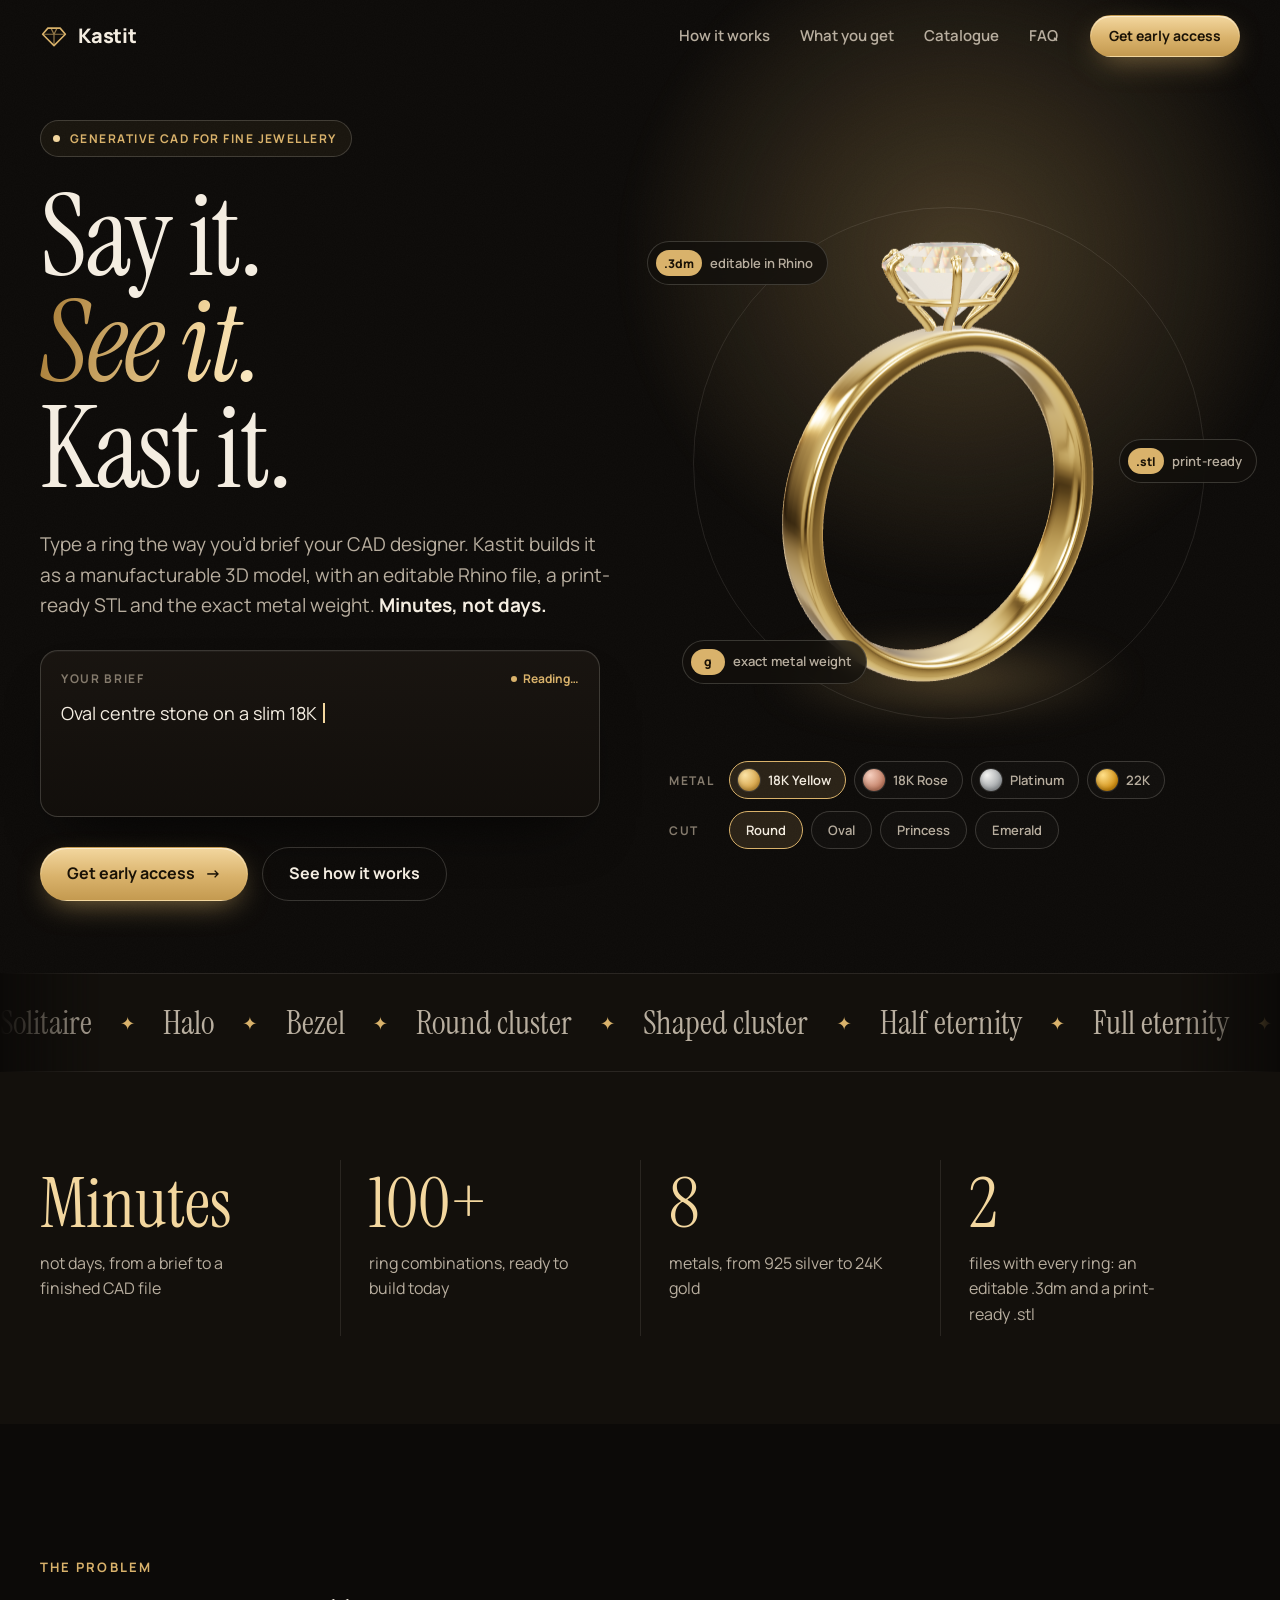
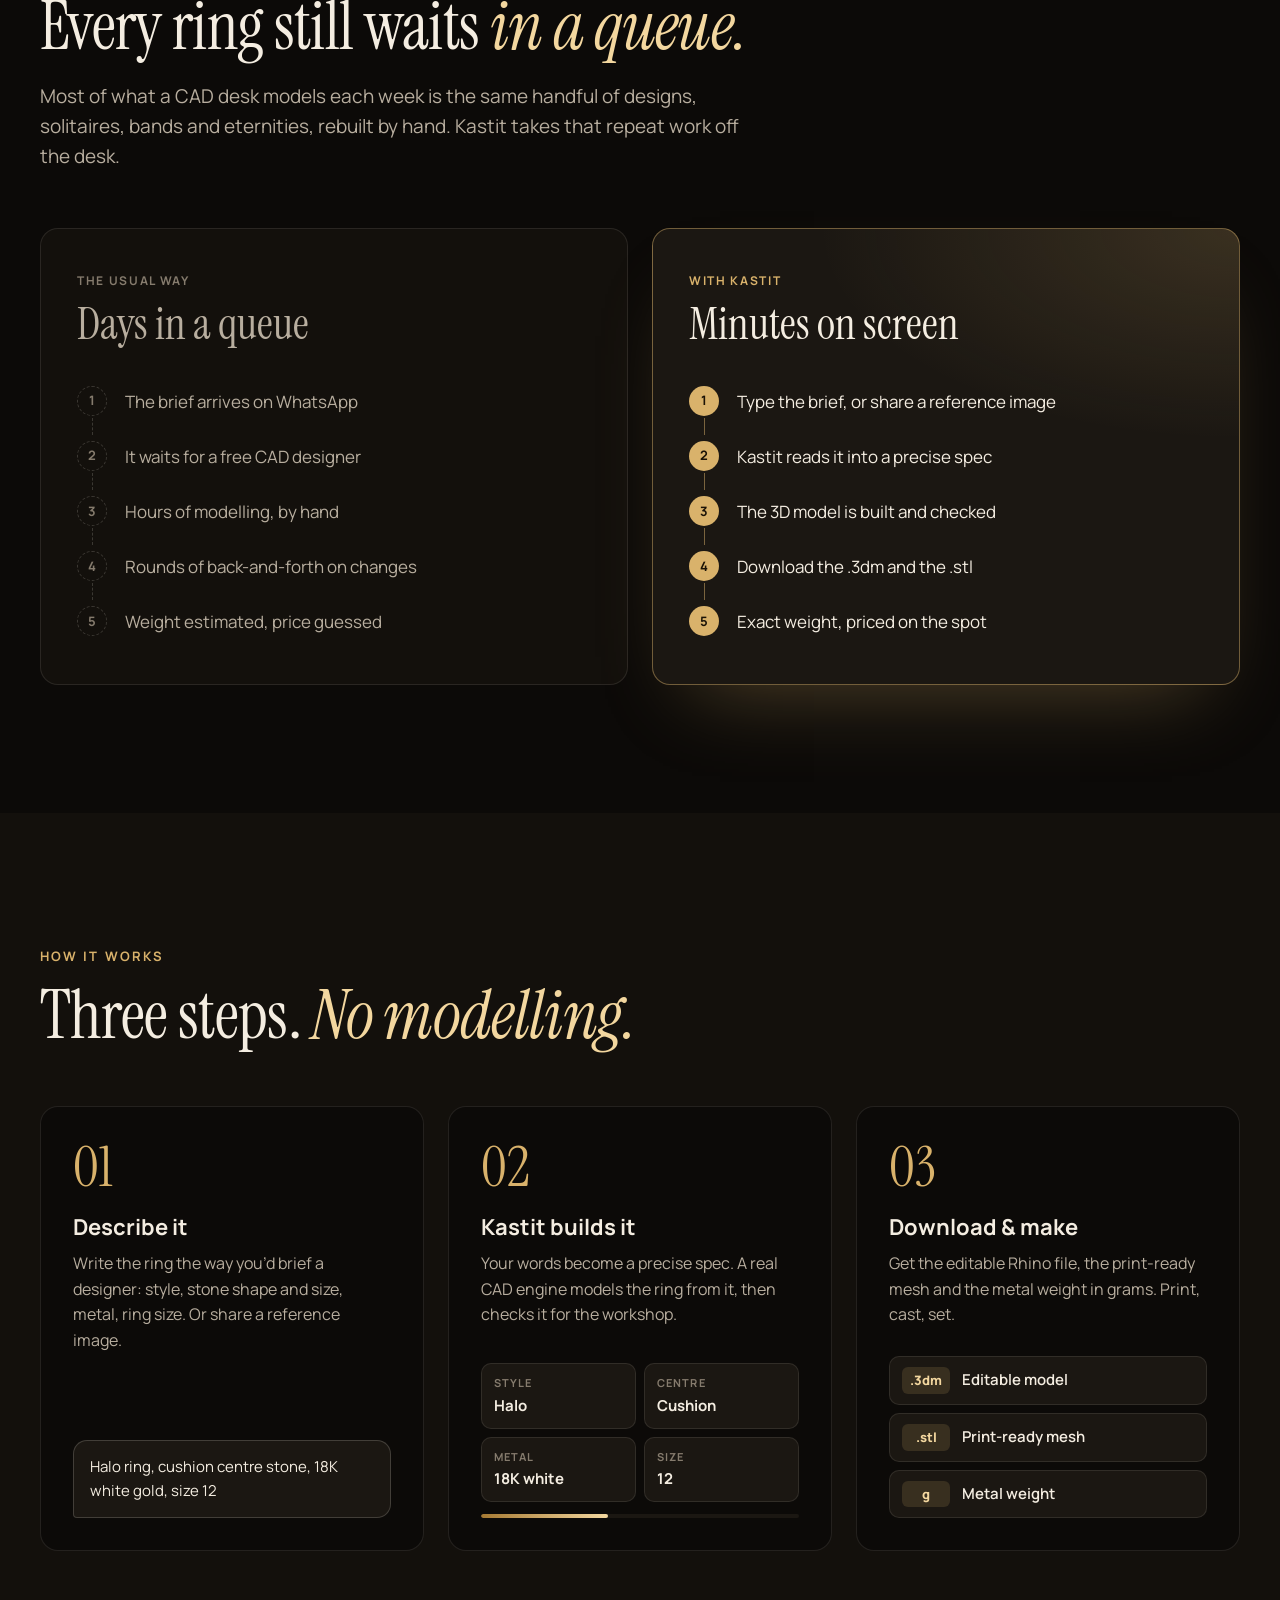
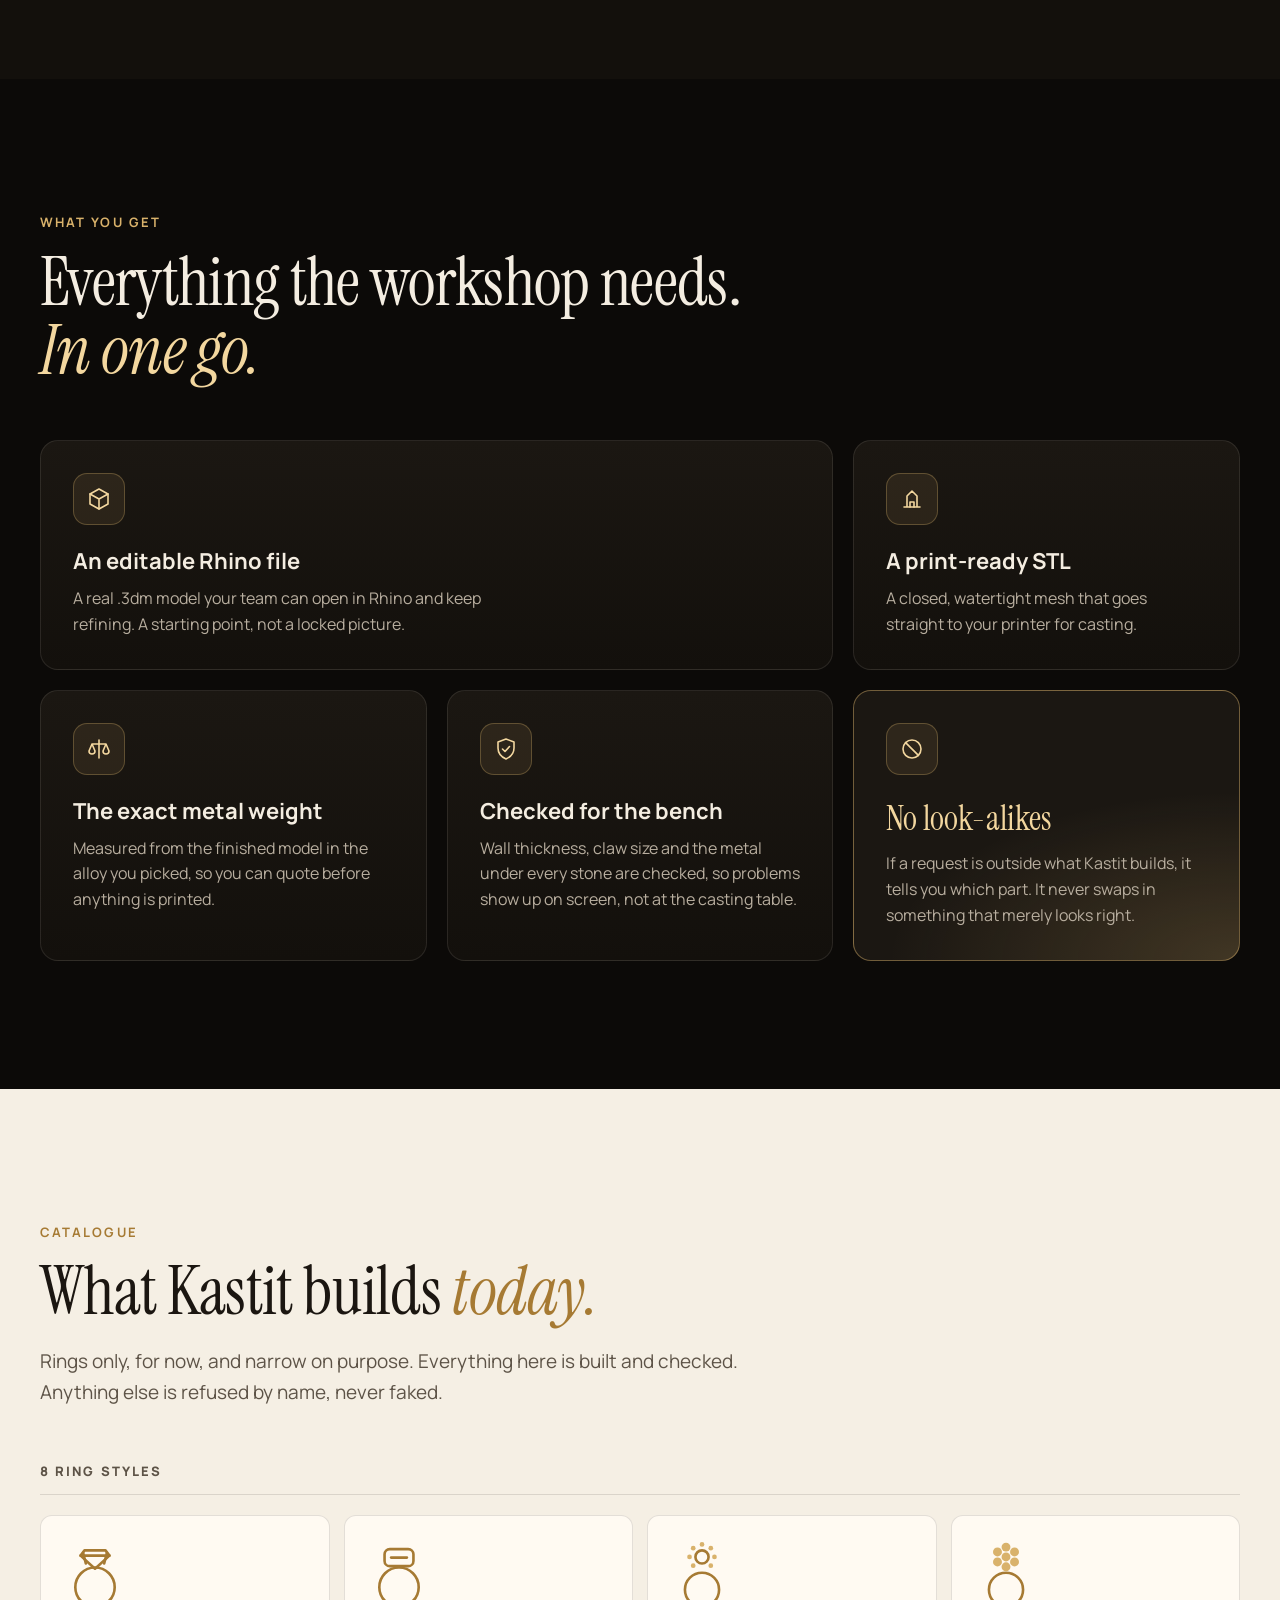
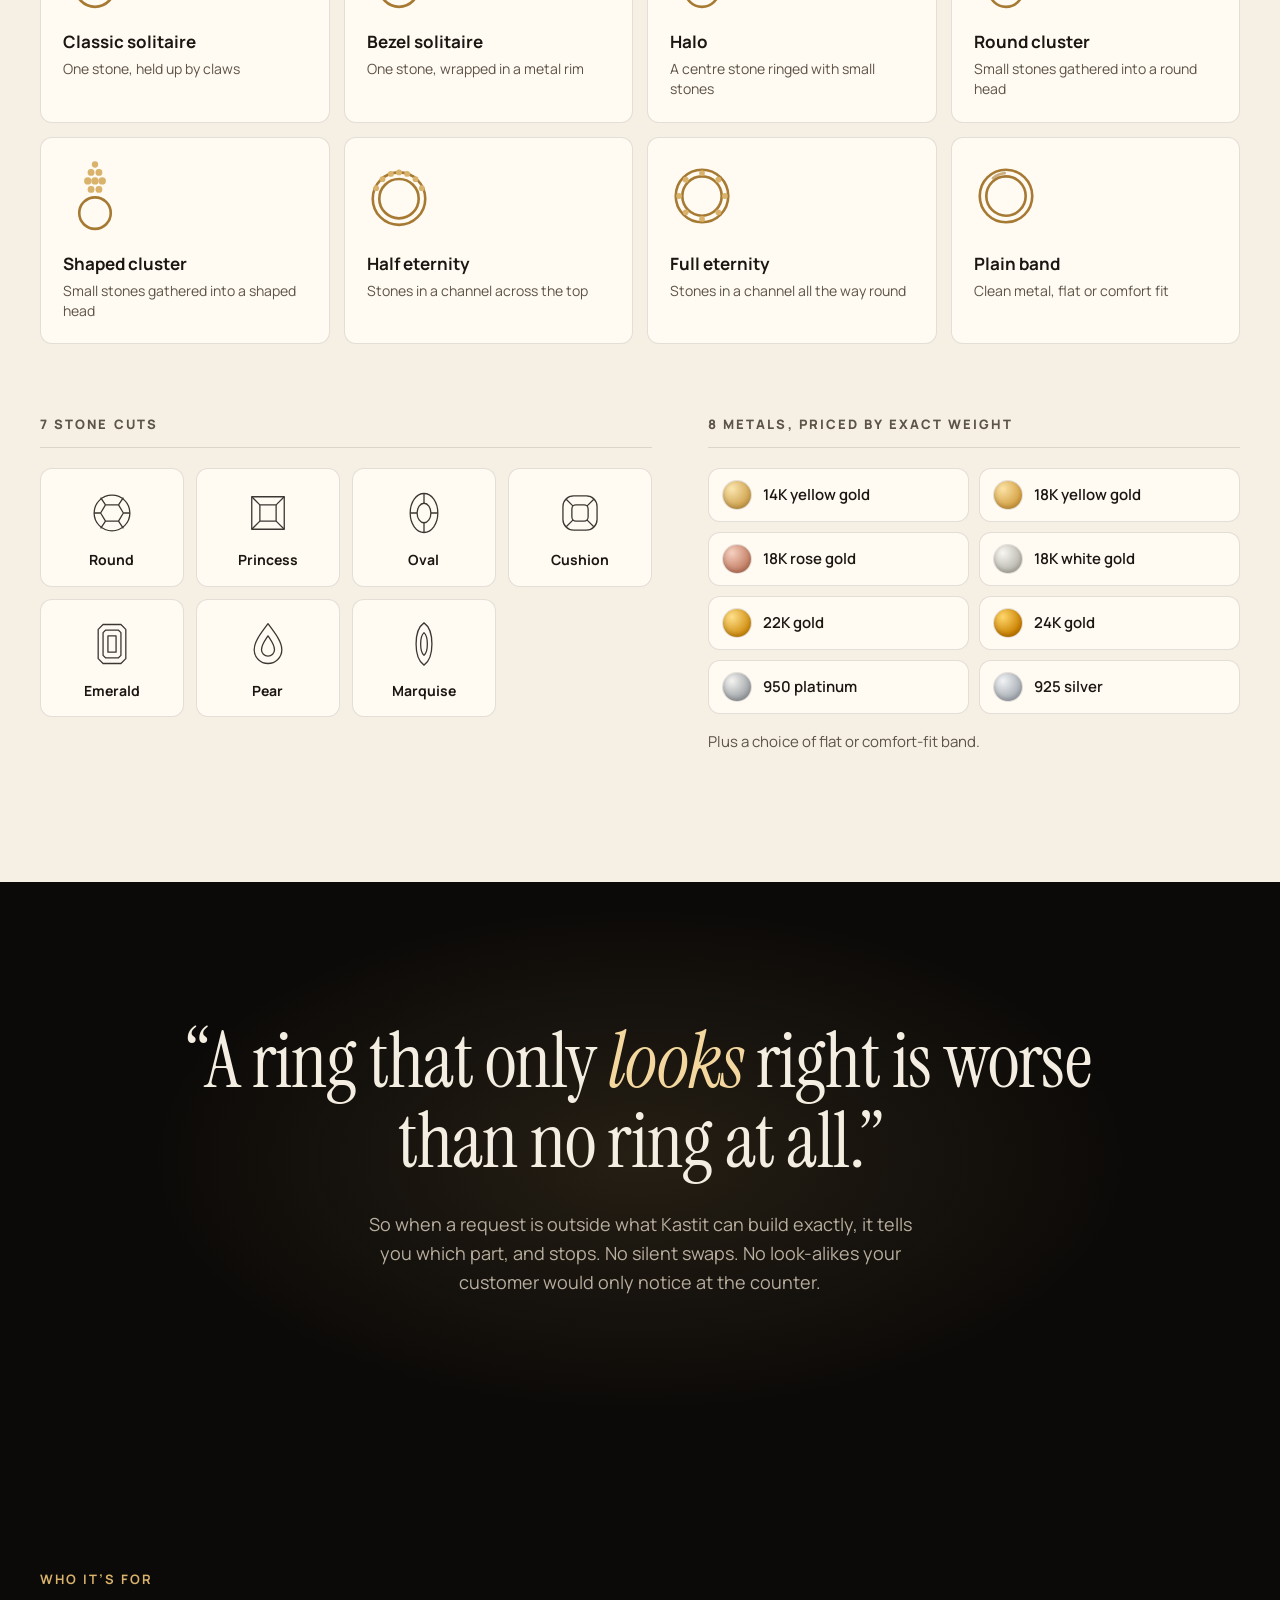
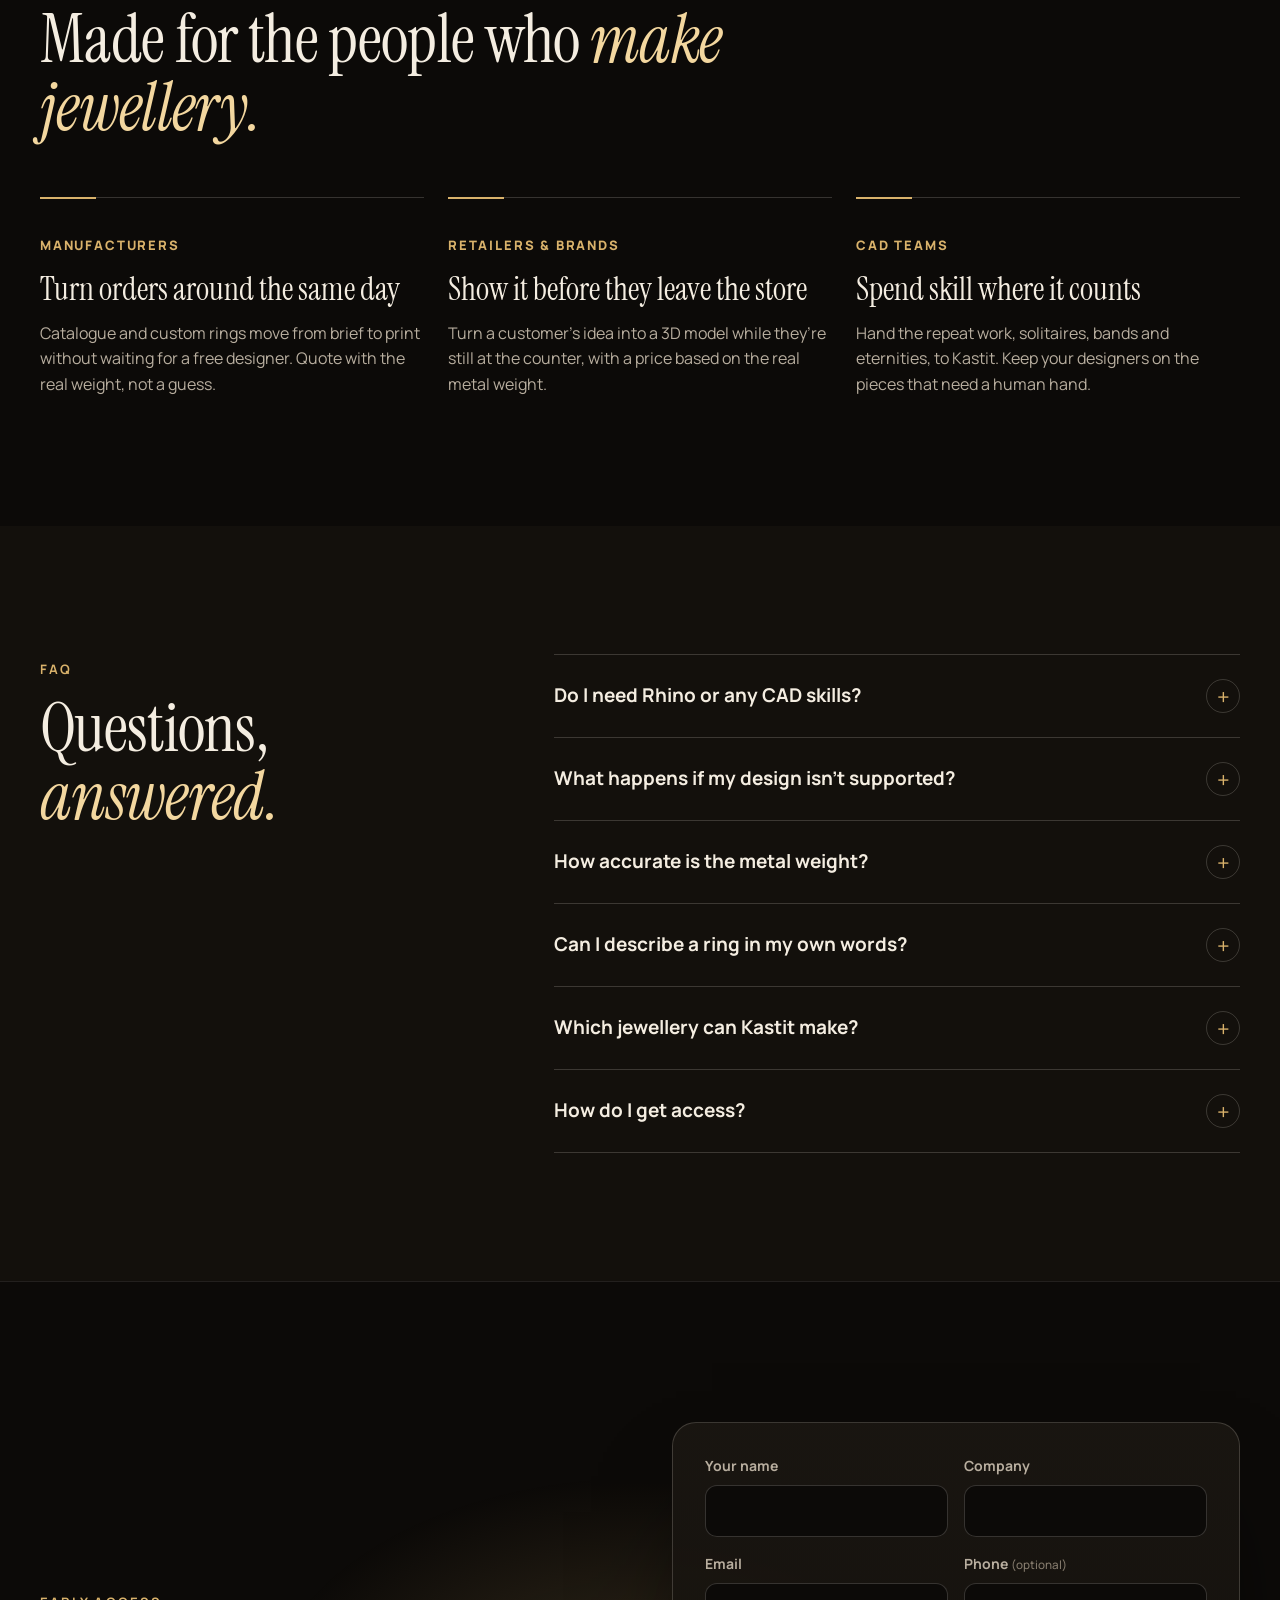
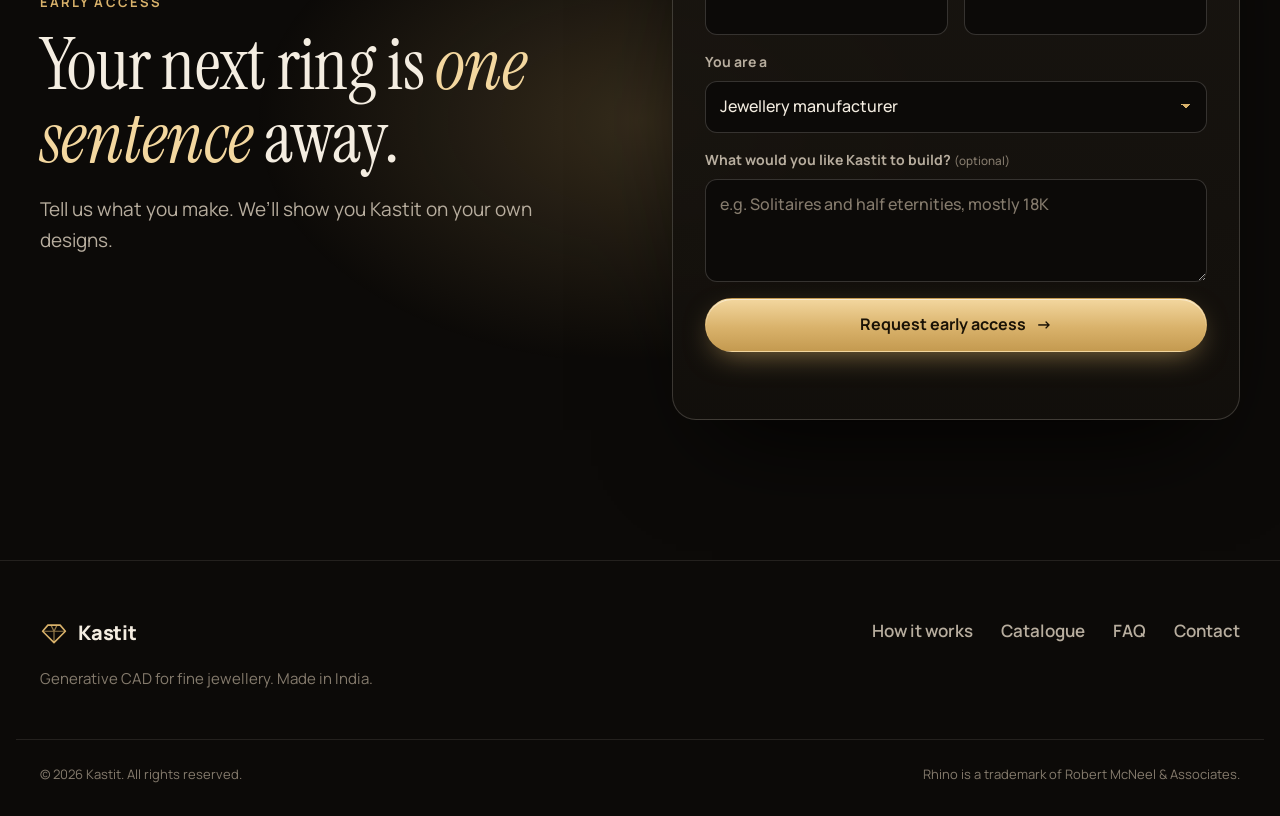
<file: index.html>
<!doctype html>
<html lang="en-IN">
<head>
  <meta charset="utf-8">
  <meta name="viewport" content="width=device-width, initial-scale=1, viewport-fit=cover">
  <title>Kastit — Describe a ring. Get it CAD-ready in minutes.</title>
  <meta name="description" content="Kastit is generative CAD for fine jewellery. Describe a ring in plain words and get a manufacturable 3D model: an editable Rhino file, a print-ready STL and the exact metal weight — in minutes, not days.">
  <meta name="theme-color" content="#0c0a08">

  <!-- Social previews. Replace /assets/og.png with the absolute URL
       (https://your-domain/assets/og.png) once the domain is live:
       WhatsApp, LinkedIn and Facebook ignore relative image paths. -->
  <meta property="og:type" content="website">
  <meta property="og:site_name" content="Kastit">
  <meta property="og:title" content="Kastit — Describe a ring. Get it CAD-ready in minutes.">
  <meta property="og:description" content="Generative CAD for fine jewellery. An editable Rhino file, a print-ready STL and the exact metal weight — from one sentence.">
  <meta property="og:image" content="/assets/og.png">
  <meta property="og:image:width" content="1200">
  <meta property="og:image:height" content="630">
  <meta name="twitter:card" content="summary_large_image">

  <link rel="icon" href="/assets/favicon.svg" type="image/svg+xml">
  <link rel="apple-touch-icon" href="/assets/apple-touch-icon.png">

  <link rel="preconnect" href="https://fonts.googleapis.com">
  <link rel="preconnect" href="https://fonts.gstatic.com" crossorigin>
  <link rel="stylesheet" href="https://fonts.googleapis.com/css2?family=Instrument+Serif:ital@0;1&family=Manrope:wght@400;500;600;700;800&display=swap">
  <link rel="stylesheet" href="/styles.css">
  <link rel="modulepreload" href="/vendor/three-0.185.1/three.core.min.js">

  <script type="application/ld+json">
  {
    "@context": "https://schema.org",
    "@type": "SoftwareApplication",
    "name": "Kastit",
    "applicationCategory": "DesignApplication",
    "operatingSystem": "Web",
    "description": "Generative CAD for fine jewellery: describe a ring and get a manufacturable 3D model, an editable Rhino file, a print-ready STL and the exact metal weight."
  }
  </script>
</head>
<body>
  <a class="skip" href="#main">Skip to content</a>

  <!-- ───────────────────────── Navigation ───────────────────────── -->
  <header class="nav" data-nav>
    <div class="shell nav__inner">
      <a class="brand" href="#top" aria-label="Kastit home">
        <svg class="brand__mark" viewBox="0 0 32 32" aria-hidden="true">
          <path d="M9 7h14l6 7-13 13L3 14z" fill="none" stroke="currentColor" stroke-width="1.8" stroke-linejoin="round"/>
          <path d="M3 14h26M12.5 7 16 14l3.5-7M16 14v13" fill="none" stroke="currentColor" stroke-width="1.4" stroke-linejoin="round" opacity=".65"/>
        </svg>
        <span>Kastit</span>
      </a>

      <nav class="nav__links" id="nav-links" aria-label="Main">
        <a href="#how">How it works</a>
        <a href="#outputs">What you get</a>
        <a href="#catalogue">Catalogue</a>
        <a href="#faq">FAQ</a>
        <a class="btn btn--gold btn--sm nav__cta-mobile" href="#access">Get early access</a>
      </nav>

      <a class="btn btn--gold btn--sm nav__cta" href="#access">Get early access</a>

      <button class="nav__toggle" type="button" aria-expanded="false" aria-controls="nav-links" data-nav-toggle>
        <span class="sr-only">Open menu</span>
        <span aria-hidden="true"></span><span aria-hidden="true"></span>
      </button>
    </div>
  </header>

  <main id="main">

    <!-- ───────────────────────── Hero ───────────────────────── -->
    <section class="hero" id="top">
      <div class="hero__glow" aria-hidden="true"></div>
      <div class="shell hero__grid">

        <div class="hero__copy">
          <p class="eyebrow eyebrow--pill"><span class="dot" aria-hidden="true"></span> Generative CAD for fine jewellery</p>

          <h1 class="hero__title">
            Say it.<br>
            <em class="shine">See it.</em><br>
            Kast it.
          </h1>

          <p class="hero__lead">
            Type a ring the way you’d brief your CAD designer. Kastit builds it as a
            manufacturable 3D model, with an editable Rhino file, a print-ready STL and the
            exact metal weight. <strong>Minutes, not days.</strong>
          </p>

          <!-- Live demo: the brief types itself, then the ring on the right changes to match. -->
          <div class="brief">
            <div class="brief__head">
              <span class="brief__label">Your brief</span>
              <span class="brief__status" data-brief-status>Reading…</span>
            </div>
            <p class="brief__text"><span data-brief-text>A round solitaire, about 1 carat, in 18K yellow gold. Comfort fit, size 14.</span><span class="caret" aria-hidden="true"></span></p>
            <ul class="brief__chips" data-brief-chips aria-label="What Kastit read from the brief"></ul>
          </div>

          <div class="hero__ctas">
            <a class="btn btn--gold" href="#access">Get early access <span aria-hidden="true">→</span></a>
            <a class="btn btn--ghost" href="#how">See how it works</a>
          </div>
        </div>

        <div class="hero__stage-wrap">
          <div class="stage" data-stage>
            <!-- Shown until the 3D ring loads, and kept if the browser has no WebGL. -->
            <svg class="stage__fallback" viewBox="0 0 400 400" aria-hidden="true">
              <defs>
                <linearGradient id="fb-gold" x1="0" y1="0" x2="1" y2="1">
                  <stop offset="0" stop-color="#f6dca3"/><stop offset=".45" stop-color="#c9973f"/><stop offset="1" stop-color="#7a5320"/>
                </linearGradient>
                <linearGradient id="fb-gem" x1="0" y1="0" x2="0" y2="1">
                  <stop offset="0" stop-color="#ffffff"/><stop offset="1" stop-color="#b9c6d6"/>
                </linearGradient>
              </defs>
              <ellipse cx="200" cy="245" rx="112" ry="112" fill="none" stroke="url(#fb-gold)" stroke-width="22"/>
              <path d="M168 104h64l18 22-50 52-50-52z" fill="url(#fb-gem)" opacity=".92"/>
              <path d="M150 126h100M184 104l16 22 16-22M200 126v52" stroke="#8fa0b5" stroke-width="2" fill="none" opacity=".6"/>
            </svg>
            <canvas class="stage__canvas" data-ring-canvas aria-label="A 3D ring you can rotate by dragging" role="img"></canvas>

            <span class="tag tag--a" aria-hidden="true"><b>.3dm</b> editable in Rhino</span>
            <span class="tag tag--b" aria-hidden="true"><b>.stl</b> print-ready</span>
            <span class="tag tag--c" aria-hidden="true"><b>g</b> exact metal weight</span>
          </div>

          <div class="tryit" role="group" aria-label="Try it: change the ring">
            <div class="tryit__row">
              <span class="tryit__label">Metal</span>
              <div class="tryit__opts" data-control="metal">
                <button type="button" class="swatch" data-value="yellow18" aria-pressed="true" title="18K yellow gold"><i style="--c1:#fbe3a6;--c2:#d4a043"></i><span>18K Yellow</span></button>
                <button type="button" class="swatch" data-value="rose18" aria-pressed="false" title="18K rose gold"><i style="--c1:#f6d0c0;--c2:#c27d63"></i><span>18K Rose</span></button>
                <button type="button" class="swatch" data-value="platinum" aria-pressed="false" title="950 platinum"><i style="--c1:#f4f4f2;--c2:#9fa3a6"></i><span>Platinum</span></button>
                <button type="button" class="swatch" data-value="gold22" aria-pressed="false" title="22K gold"><i style="--c1:#ffe08a;--c2:#d18f12"></i><span>22K</span></button>
              </div>
            </div>
            <div class="tryit__row">
              <span class="tryit__label">Cut</span>
              <div class="tryit__opts" data-control="cut">
                <button type="button" class="pill" data-value="round" aria-pressed="true">Round</button>
                <button type="button" class="pill" data-value="oval" aria-pressed="false">Oval</button>
                <button type="button" class="pill" data-value="princess" aria-pressed="false">Princess</button>
                <button type="button" class="pill" data-value="emerald" aria-pressed="false">Emerald</button>
              </div>
            </div>
          </div>
        </div>

      </div>
    </section>

    <!-- ───────────────────────── Marquee ───────────────────────── -->
    <div class="marquee" aria-label="Ring styles, stone cuts and metals Kastit builds">
      <div class="marquee__track">
        <ul>
          <li>Solitaire</li><li>Halo</li><li>Bezel</li><li>Round cluster</li><li>Shaped cluster</li><li>Half eternity</li><li>Full eternity</li><li>Plain band</li>
          <li>Round</li><li>Princess</li><li>Oval</li><li>Cushion</li><li>Emerald</li><li>Pear</li><li>Marquise</li>
          <li>14K</li><li>18K</li><li>22K</li><li>24K</li><li>Platinum</li><li>Silver</li>
        </ul>
        <ul aria-hidden="true">
          <li>Solitaire</li><li>Halo</li><li>Bezel</li><li>Round cluster</li><li>Shaped cluster</li><li>Half eternity</li><li>Full eternity</li><li>Plain band</li>
          <li>Round</li><li>Princess</li><li>Oval</li><li>Cushion</li><li>Emerald</li><li>Pear</li><li>Marquise</li>
          <li>14K</li><li>18K</li><li>22K</li><li>24K</li><li>Platinum</li><li>Silver</li>
        </ul>
      </div>
    </div>

    <!-- ───────────────────────── Numbers ───────────────────────── -->
    <section class="stats" aria-label="Kastit in numbers">
      <div class="shell stats__grid">
        <div class="stat" data-reveal>
          <b class="stat__n">Minutes</b>
          <span>not days, from a brief to a finished CAD file</span>
        </div>
        <div class="stat" data-reveal>
          <b class="stat__n"><span data-count="100">100</span>+</b>
          <span>ring combinations, ready to build today</span>
        </div>
        <div class="stat" data-reveal>
          <b class="stat__n" data-count="8">8</b>
          <span>metals, from 925 silver to 24K gold</span>
        </div>
        <div class="stat" data-reveal>
          <b class="stat__n" data-count="2">2</b>
          <span>files with every ring: an editable .3dm and a print-ready .stl</span>
        </div>
      </div>
    </section>

    <!-- ───────────────────────── Before / after ───────────────────────── -->
    <section class="section">
      <div class="shell">
        <div class="section__head" data-reveal>
          <p class="eyebrow">The problem</p>
          <h2>Every ring still waits <em>in a queue.</em></h2>
          <p class="section__sub">
            Most of what a CAD desk models each week is the same handful of designs,
            solitaires, bands and eternities, rebuilt by hand. Kastit takes that repeat work
            off the desk.
          </p>
        </div>

        <div class="versus">
          <article class="versus__card versus__card--old" data-reveal>
            <header>
              <span class="versus__tag">The usual way</span>
              <h3>Days in a queue</h3>
            </header>
            <ol class="timeline">
              <li>The brief arrives on WhatsApp</li>
              <li>It waits for a free CAD designer</li>
              <li>Hours of modelling, by hand</li>
              <li>Rounds of back-and-forth on changes</li>
              <li>Weight estimated, price guessed</li>
            </ol>
          </article>

          <article class="versus__card versus__card--new" data-reveal>
            <header>
              <span class="versus__tag">With Kastit</span>
              <h3>Minutes on screen</h3>
            </header>
            <ol class="timeline timeline--gold">
              <li>Type the brief, or share a reference image</li>
              <li>Kastit reads it into a precise spec</li>
              <li>The 3D model is built and checked</li>
              <li>Download the .3dm and the .stl</li>
              <li>Exact weight, priced on the spot</li>
            </ol>
          </article>
        </div>
      </div>
    </section>

    <!-- ───────────────────────── How it works ───────────────────────── -->
    <section class="section section--tint" id="how">
      <div class="shell">
        <div class="section__head" data-reveal>
          <p class="eyebrow">How it works</p>
          <h2>Three steps. <em>No modelling.</em></h2>
        </div>

        <div class="steps">
          <article class="step" data-reveal>
            <span class="step__n">01</span>
            <h3>Describe it</h3>
            <p>Write the ring the way you’d brief a designer: style, stone shape and size, metal, ring size. Or share a reference image.</p>
            <div class="step__visual">
              <div class="bubble">Halo ring, cushion centre stone, 18K white gold, size 12</div>
            </div>
          </article>

          <article class="step" data-reveal>
            <span class="step__n">02</span>
            <h3>Kastit builds it</h3>
            <p>Your words become a precise spec. A real CAD engine models the ring from it, then checks it for the workshop.</p>
            <div class="step__visual">
              <dl class="spec">
                <div><dt>Style</dt><dd>Halo</dd></div>
                <div><dt>Centre</dt><dd>Cushion</dd></div>
                <div><dt>Metal</dt><dd>18K white</dd></div>
                <div><dt>Size</dt><dd>12</dd></div>
              </dl>
              <div class="progress" aria-hidden="true"><i></i></div>
            </div>
          </article>

          <article class="step" data-reveal>
            <span class="step__n">03</span>
            <h3>Download &amp; make</h3>
            <p>Get the editable Rhino file, the print-ready mesh and the metal weight in grams. Print, cast, set.</p>
            <div class="step__visual">
              <ul class="files">
                <li><span class="files__ext">.3dm</span> Editable model</li>
                <li><span class="files__ext">.stl</span> Print-ready mesh</li>
                <li><span class="files__ext">g</span> Metal weight</li>
              </ul>
            </div>
          </article>
        </div>
      </div>
    </section>

    <!-- ───────────────────────── Outputs ───────────────────────── -->
    <section class="section" id="outputs">
      <div class="shell">
        <div class="section__head" data-reveal>
          <p class="eyebrow">What you get</p>
          <h2>Everything the workshop needs. <em>In one go.</em></h2>
        </div>

        <div class="bento">
          <article class="card card--wide" data-reveal>
            <div class="card__icon" aria-hidden="true">
              <svg viewBox="0 0 24 24"><path d="M12 2 3 7v10l9 5 9-5V7z"/><path d="M3 7l9 5 9-5M12 12v10"/></svg>
            </div>
            <h3>An editable Rhino file</h3>
            <p>A real .3dm model your team can open in Rhino and keep refining. A starting point, not a locked picture.</p>
          </article>

          <article class="card" data-reveal>
            <div class="card__icon" aria-hidden="true">
              <svg viewBox="0 0 24 24"><path d="M4 20h16M7 20V9l5-5 5 5v11"/><path d="M10 20v-5h4v5"/></svg>
            </div>
            <h3>A print-ready STL</h3>
            <p>A closed, watertight mesh that goes straight to your printer for casting.</p>
          </article>

          <article class="card" data-reveal>
            <div class="card__icon" aria-hidden="true">
              <svg viewBox="0 0 24 24"><path d="M12 3v18M5 7h14M5 7l-3 7a3 3 0 0 0 6 0zM19 7l-3 7a3 3 0 0 0 6 0z"/></svg>
            </div>
            <h3>The exact metal weight</h3>
            <p>Measured from the finished model in the alloy you picked, so you can quote before anything is printed.</p>
          </article>

          <article class="card" data-reveal>
            <div class="card__icon" aria-hidden="true">
              <svg viewBox="0 0 24 24"><path d="M12 2 4 5v6c0 5 3.5 9 8 11 4.5-2 8-6 8-11V5z"/><path d="m8.5 12 2.5 2.5 4.5-5"/></svg>
            </div>
            <h3>Checked for the bench</h3>
            <p>Wall thickness, claw size and the metal under every stone are checked, so problems show up on screen, not at the casting table.</p>
          </article>

          <article class="card card--gold" data-reveal>
            <div class="card__icon" aria-hidden="true">
              <svg viewBox="0 0 24 24"><circle cx="12" cy="12" r="9"/><path d="M5.6 5.6l12.8 12.8"/></svg>
            </div>
            <h3>No look-alikes</h3>
            <p>If a request is outside what Kastit builds, it tells you which part. It never swaps in something that merely looks right.</p>
          </article>
        </div>
      </div>
    </section>

    <!-- ───────────────────────── Catalogue ───────────────────────── -->
    <section class="section section--paper" id="catalogue">
      <div class="shell">
        <div class="section__head" data-reveal>
          <p class="eyebrow">Catalogue</p>
          <h2>What Kastit builds <em>today.</em></h2>
          <p class="section__sub">
            Rings only, for now, and narrow on purpose. Everything here is built and checked.
            Anything else is refused by name, never faked.
          </p>
        </div>

        <h3 class="cat__title" data-reveal>8 ring styles</h3>
        <ul class="styles">
          <li class="style" data-reveal>
            <svg viewBox="0 0 64 64" aria-hidden="true"><circle cx="32" cy="42" r="15"/><path d="M24 14h16l3 4-11 10-11-10z"/><path d="M21 18h22M25 24l-2-8M39 24l2-8"/></svg>
            <b>Classic solitaire</b><span>One stone, held up by claws</span>
          </li>
          <li class="style" data-reveal>
            <svg viewBox="0 0 64 64" aria-hidden="true"><circle cx="32" cy="42" r="15"/><rect x="21" y="13" width="22" height="13" rx="4"/><path d="M26 19.5h12"/></svg>
            <b>Bezel solitaire</b><span>One stone, wrapped in a metal rim</span>
          </li>
          <li class="style" data-reveal>
            <svg viewBox="0 0 64 64" aria-hidden="true"><circle cx="32" cy="44" r="13"/><circle cx="32" cy="19" r="5"/><g class="fill"><circle cx="32" cy="9.5" r="1.8"/><circle cx="38.7" cy="12.3" r="1.8"/><circle cx="41.5" cy="19" r="1.8"/><circle cx="38.7" cy="25.7" r="1.8"/><circle cx="25.3" cy="25.7" r="1.8"/><circle cx="22.5" cy="19" r="1.8"/><circle cx="25.3" cy="12.3" r="1.8"/></g></svg>
            <b>Halo</b><span>A centre stone ringed with small stones</span>
          </li>
          <li class="style" data-reveal>
            <svg viewBox="0 0 64 64" aria-hidden="true"><circle cx="32" cy="44" r="13"/><g class="fill"><circle cx="32" cy="19" r="3.4"/><circle cx="32" cy="11.5" r="3.4"/><circle cx="32" cy="26.5" r="3.4"/><circle cx="25.5" cy="15.2" r="3.4"/><circle cx="38.5" cy="15.2" r="3.4"/><circle cx="25.5" cy="22.8" r="3.4"/><circle cx="38.5" cy="22.8" r="3.4"/></g></svg>
            <b>Round cluster</b><span>Small stones gathered into a round head</span>
          </li>
          <li class="style" data-reveal>
            <svg viewBox="0 0 64 64" aria-hidden="true"><circle cx="32" cy="45" r="12"/><g class="fill"><circle cx="32" cy="8" r="2.4"/><circle cx="29" cy="14" r="2.6"/><circle cx="35" cy="14" r="2.6"/><circle cx="26.5" cy="20.5" r="2.8"/><circle cx="32" cy="20.5" r="2.8"/><circle cx="37.5" cy="20.5" r="2.8"/><circle cx="29" cy="27" r="2.6"/><circle cx="35" cy="27" r="2.6"/></g></svg>
            <b>Shaped cluster</b><span>Small stones gathered into a shaped head</span>
          </li>
          <li class="style" data-reveal>
            <svg viewBox="0 0 64 64" aria-hidden="true"><circle cx="32" cy="34" r="20"/><circle cx="32" cy="34" r="15"/><g class="fill"><circle cx="14.6" cy="26" r="2.2"/><circle cx="19.4" cy="19.2" r="2.2"/><circle cx="25.8" cy="15.2" r="2.2"/><circle cx="32" cy="14" r="2.2"/><circle cx="38.2" cy="15.2" r="2.2"/><circle cx="44.6" cy="19.2" r="2.2"/><circle cx="49.4" cy="26" r="2.2"/></g></svg>
            <b>Half eternity</b><span>Stones in a channel across the top</span>
          </li>
          <li class="style" data-reveal>
            <svg viewBox="0 0 64 64" aria-hidden="true"><circle cx="32" cy="32" r="20"/><circle cx="32" cy="32" r="15"/><g class="fill"><circle cx="32" cy="14.5" r="2.2"/><circle cx="44.4" cy="19.6" r="2.2"/><circle cx="49.5" cy="32" r="2.2"/><circle cx="44.4" cy="44.4" r="2.2"/><circle cx="32" cy="49.5" r="2.2"/><circle cx="19.6" cy="44.4" r="2.2"/><circle cx="14.5" cy="32" r="2.2"/><circle cx="19.6" cy="19.6" r="2.2"/></g></svg>
            <b>Full eternity</b><span>Stones in a channel all the way round</span>
          </li>
          <li class="style" data-reveal>
            <svg viewBox="0 0 64 64" aria-hidden="true"><circle cx="32" cy="32" r="20"/><circle cx="32" cy="32" r="15"/><path d="M22 18.5a17.5 17.5 0 0 1 9-3.9" opacity=".6"/></svg>
            <b>Plain band</b><span>Clean metal, flat or comfort fit</span>
          </li>
        </ul>

        <div class="cat__split">
          <div>
            <h3 class="cat__title" data-reveal>7 stone cuts</h3>
            <ul class="cuts">
              <li data-reveal><svg viewBox="0 0 64 64" aria-hidden="true"><circle cx="32" cy="32" r="22"/><path d="M24 22h16l6 10-6 10H24l-6-10z"/><path d="M24 22 18 13M40 22l6-9M46 32h8M40 42l6 9M24 42l-6 9M18 32h-8"/></svg>Round</li>
              <li data-reveal><svg viewBox="0 0 64 64" aria-hidden="true"><rect x="12" y="12" width="40" height="40"/><rect x="22" y="22" width="20" height="20"/><path d="M12 12l10 10M52 12 42 22M52 52 42 42M12 52l10-10"/></svg>Princess</li>
              <li data-reveal><svg viewBox="0 0 64 64" aria-hidden="true"><ellipse cx="32" cy="32" rx="17" ry="24"/><ellipse cx="32" cy="32" rx="8.5" ry="12"/><path d="M32 8v12M32 44v12M15 32h8.5M40.5 32H49"/></svg>Oval</li>
              <li data-reveal><svg viewBox="0 0 64 64" aria-hidden="true"><rect x="11" y="11" width="42" height="42" rx="13"/><rect x="22" y="22" width="20" height="20" rx="5"/><path d="M15 15l8.5 8.5M49 15l-8.5 8.5M49 49l-8.5-8.5M15 49l8.5-8.5"/></svg>Cushion</li>
              <li data-reveal><svg viewBox="0 0 64 64" aria-hidden="true"><path d="M21 8h22l6 6v36l-6 6H21l-6-6V14z"/><path d="M24 15h16l3 3v28l-3 3H24l-3-3V18z"/><path d="M27 22h10v20H27z"/></svg>Emerald</li>
              <li data-reveal><svg viewBox="0 0 64 64" aria-hidden="true"><path d="M32 7c9 12 17 22 17 32a17 17 0 0 1-34 0c0-10 8-20 17-32z"/><path d="M32 22c4 6 8 11 8 17a8 8 0 0 1-16 0c0-6 4-11 8-17z"/></svg>Pear</li>
              <li data-reveal><svg viewBox="0 0 64 64" aria-hidden="true"><path d="M32 6c13 9 13 43 0 52-13-9-13-43 0-52z"/><path d="M32 18c5.5 5 5.5 23 0 28-5.5-5-5.5-23 0-28z"/></svg>Marquise</li>
            </ul>
          </div>

          <div>
            <h3 class="cat__title" data-reveal>8 metals, priced by exact weight</h3>
            <ul class="metals">
              <li data-reveal><i style="--c1:#fbe6b0;--c2:#cfa24e"></i>14K yellow gold</li>
              <li data-reveal><i style="--c1:#fbe3a6;--c2:#d4a043"></i>18K yellow gold</li>
              <li data-reveal><i style="--c1:#f6d0c0;--c2:#c27d63"></i>18K rose gold</li>
              <li data-reveal><i style="--c1:#f7f6f1;--c2:#b9b7ae"></i>18K white gold</li>
              <li data-reveal><i style="--c1:#ffe08a;--c2:#d18f12"></i>22K gold</li>
              <li data-reveal><i style="--c1:#ffd76a;--c2:#c97f00"></i>24K gold</li>
              <li data-reveal><i style="--c1:#f4f4f2;--c2:#9fa3a6"></i>950 platinum</li>
              <li data-reveal><i style="--c1:#f1f3f5;--c2:#a7adb4"></i>925 silver</li>
            </ul>
            <p class="cat__note" data-reveal>Plus a choice of flat or comfort-fit band.</p>
          </div>
        </div>
      </div>
    </section>

    <!-- ───────────────────────── Promise ───────────────────────── -->
    <section class="promise">
      <div class="shell">
        <blockquote data-reveal>
          <p>“A ring that only <em>looks</em> right is worse than no ring at all.”</p>
        </blockquote>
        <p class="promise__sub" data-reveal>
          So when a request is outside what Kastit can build exactly, it tells you which part,
          and stops. No silent swaps. No look-alikes your customer would only notice at the counter.
        </p>
      </div>
    </section>

    <!-- ───────────────────────── Who it's for ───────────────────────── -->
    <section class="section">
      <div class="shell">
        <div class="section__head" data-reveal>
          <p class="eyebrow">Who it’s for</p>
          <h2>Made for the people who <em>make jewellery.</em></h2>
        </div>

        <div class="who">
          <article class="who__card" data-reveal>
            <span class="who__n">Manufacturers</span>
            <h3>Turn orders around the same day</h3>
            <p>Catalogue and custom rings move from brief to print without waiting for a free designer. Quote with the real weight, not a guess.</p>
          </article>
          <article class="who__card" data-reveal>
            <span class="who__n">Retailers &amp; brands</span>
            <h3>Show it before they leave the store</h3>
            <p>Turn a customer’s idea into a 3D model while they’re still at the counter, with a price based on the real metal weight.</p>
          </article>
          <article class="who__card" data-reveal>
            <span class="who__n">CAD teams</span>
            <h3>Spend skill where it counts</h3>
            <p>Hand the repeat work, solitaires, bands and eternities, to Kastit. Keep your designers on the pieces that need a human hand.</p>
          </article>
        </div>
      </div>
    </section>

    <!-- ───────────────────────── FAQ ───────────────────────── -->
    <section class="section section--tint" id="faq">
      <div class="shell faq">
        <div class="section__head" data-reveal>
          <p class="eyebrow">FAQ</p>
          <h2>Questions, <em>answered.</em></h2>
        </div>

        <div class="faq__list">
          <details data-reveal>
            <summary>Do I need Rhino or any CAD skills?</summary>
            <p>No. You describe the ring in your browser. You get back a .3dm file, which opens in Rhino if your team uses it, and an .stl mesh that works with any 3D printer or slicer.</p>
          </details>
          <details data-reveal>
            <summary>What happens if my design isn’t supported?</summary>
            <p>Kastit tells you exactly which part it can’t build yet, such as the stone shape or the band style. It never quietly swaps in a similar-looking ring.</p>
          </details>
          <details data-reveal>
            <summary>How accurate is the metal weight?</summary>
            <p>It is measured from the finished 3D model using the density of the alloy you chose, not looked up from a rough table.</p>
          </details>
          <details data-reveal>
            <summary>Can I describe a ring in my own words?</summary>
            <p>Yes. Write it the way you’d brief a CAD designer: style, stone shape and size, metal and ring size. You can also share a reference image.</p>
          </details>
          <details data-reveal>
            <summary>Which jewellery can Kastit make?</summary>
            <p>Rings, today: 8 styles, 7 stone cuts, 2 band profiles and 8 metals. Pendants and earrings aren’t supported yet.</p>
          </details>
          <details data-reveal>
            <summary>How do I get access?</summary>
            <p>Kastit is in early access. Leave your details below and we’ll get in touch.</p>
          </details>
        </div>
      </div>
    </section>

    <!-- ───────────────────────── CTA / form ───────────────────────── -->
    <section class="cta" id="access">
      <div class="cta__glow" aria-hidden="true"></div>
      <div class="shell cta__grid">
        <div class="cta__copy" data-reveal>
          <p class="eyebrow">Early access</p>
          <h2>Your next ring is <em>one sentence</em> away.</h2>
          <p class="section__sub">Tell us what you make. We’ll show you Kastit on your own designs.</p>
        </div>

        <form class="form" data-access-form novalidate data-reveal>
          <div class="form__row">
            <label>Your name<input name="name" autocomplete="name" required></label>
            <label>Company<input name="company" autocomplete="organization" required></label>
          </div>
          <div class="form__row">
            <label>Email<input name="email" type="email" autocomplete="email" required></label>
            <label><span>Phone <small>(optional)</small></span><input name="phone" type="tel" autocomplete="tel"></label>
          </div>
          <label>You are a
            <select name="role">
              <option>Jewellery manufacturer</option>
              <option>Retailer or brand</option>
              <option>CAD studio or designer</option>
              <option>Something else</option>
            </select>
          </label>
          <label><span>What would you like Kastit to build? <small>(optional)</small></span>
            <textarea name="message" rows="3" placeholder="e.g. Solitaires and half eternities, mostly 18K"></textarea>
          </label>
          <button class="btn btn--gold btn--block" type="submit">Request early access <span aria-hidden="true">→</span></button>
          <p class="form__status" data-form-status role="status"></p>
        </form>
      </div>
    </section>

  </main>

  <!-- ───────────────────────── Footer ───────────────────────── -->
  <footer class="footer">
    <div class="shell footer__inner">
      <div>
        <a class="brand" href="#top" aria-label="Kastit home">
          <svg class="brand__mark" viewBox="0 0 32 32" aria-hidden="true">
            <path d="M9 7h14l6 7-13 13L3 14z" fill="none" stroke="currentColor" stroke-width="1.8" stroke-linejoin="round"/>
            <path d="M3 14h26M12.5 7 16 14l3.5-7M16 14v13" fill="none" stroke="currentColor" stroke-width="1.4" stroke-linejoin="round" opacity=".65"/>
          </svg>
          <span>Kastit</span>
        </a>
        <p class="footer__tag">Generative CAD for fine jewellery. Made in India.</p>
      </div>
      <nav class="footer__links" aria-label="Footer">
        <a href="#how">How it works</a>
        <a href="#catalogue">Catalogue</a>
        <a href="#faq">FAQ</a>
        <a href="#access" data-contact>Contact</a>
      </nav>
    </div>
    <div class="shell footer__legal">
      <span>© <span data-year>2026</span> Kastit. All rights reserved.</span>
      <span>Rhino is a trademark of Robert McNeel &amp; Associates.</span>
    </div>
  </footer>

  <script type="module" src="/main.js"></script>
</body>
</html>
</file>
<file: styles.css>
/* ==========================================================================
   Kastit marketing site
   Dark, warm "jeweller's showcase" palette with one light paper section.
   ========================================================================== */

:root {
  --ink: #0c0a08;
  --ink-2: #13100c;
  --ink-3: #1b1712;
  --line: rgba(244, 237, 225, 0.1);
  --line-2: rgba(244, 237, 225, 0.18);

  --ivory: #f4ede1;
  --ivory-dim: #b8ae9f;
  --ivory-faint: #857b6d;

  --gold: #d9b26b;
  --gold-hi: #f3d79f;
  --gold-lo: #a67a33;

  --paper: #f5efe4;
  --paper-2: #ece4d6;
  --paper-ink: #1b1611;
  --paper-muted: #5d5347;
  --paper-line: rgba(27, 22, 17, 0.12);

  --serif: "Instrument Serif", "Times New Roman", serif;
  --sans: "Manrope", system-ui, -apple-system, "Segoe UI", sans-serif;

  --radius: 18px;
  --radius-sm: 12px;
  --shell: 1200px;
  --gutter: 24px;

  --ease: cubic-bezier(0.22, 1, 0.36, 1);
}

@media (max-width: 640px) {
  :root { --gutter: 16px; }
}

*, *::before, *::after { box-sizing: border-box; }

html {
  scroll-behavior: smooth;
  scroll-padding-top: 84px;
  -webkit-text-size-adjust: 100%;
}

body {
  margin: 0;
  background: var(--ink);
  color: var(--ivory);
  font-family: var(--sans);
  font-size: 17px;
  line-height: 1.6;
  -webkit-font-smoothing: antialiased;
  overflow-x: clip;
}

img, svg, canvas { display: block; max-width: 100%; }
a { color: inherit; text-decoration: none; }
button { font: inherit; color: inherit; }

h1, h2, h3 { margin: 0; font-weight: 400; }
p { margin: 0; }
ul, ol { margin: 0; padding: 0; list-style: none; }

::selection { background: var(--gold); color: var(--ink); }

:focus-visible {
  outline: 2px solid var(--gold-hi);
  outline-offset: 3px;
  border-radius: 6px;
}

.sr-only {
  position: absolute; width: 1px; height: 1px; padding: 0; margin: -1px;
  overflow: hidden; clip: rect(0 0 0 0); white-space: nowrap; border: 0;
}

.skip {
  position: absolute; left: 16px; top: -60px; z-index: 100;
  background: var(--gold); color: var(--ink); padding: 10px 16px; border-radius: 10px;
  font-weight: 700;
}
.skip:focus { top: 16px; }

.shell {
  width: 100%;
  max-width: calc(var(--shell) + var(--gutter) * 2);
  margin-inline: auto;
  padding-inline: var(--gutter);
}

/* ---------- Type helpers ---------- */

.eyebrow {
  display: inline-flex; align-items: center; gap: 10px;
  font-size: 13px; font-weight: 700; letter-spacing: 0.16em; text-transform: uppercase;
  color: var(--gold);
}

.eyebrow--pill {
  padding: 8px 14px 8px 12px;
  border: 1px solid var(--line-2);
  border-radius: 999px;
  background: rgba(217, 178, 107, 0.06);
  letter-spacing: 0.12em;
  font-size: 12px;
}

.dot {
  width: 7px; height: 7px; border-radius: 50%;
  background: var(--gold-hi);
  box-shadow: 0 0 0 0 rgba(243, 215, 159, 0.6);
  animation: pulse 2.4s infinite;
}

@keyframes pulse {
  0% { box-shadow: 0 0 0 0 rgba(243, 215, 159, 0.55); }
  70% { box-shadow: 0 0 0 9px rgba(243, 215, 159, 0); }
  100% { box-shadow: 0 0 0 0 rgba(243, 215, 159, 0); }
}

h2 {
  font-family: var(--serif);
  font-size: clamp(2.4rem, 5.2vw, 4.25rem);
  line-height: 1.02;
  letter-spacing: -0.01em;
  margin-top: 14px;
}

h2 em, h1 em, blockquote em {
  font-style: italic;
  color: var(--gold-hi);
}

h3 { font-weight: 700; font-size: 20px; line-height: 1.3; }

.section__head { max-width: 760px; margin-bottom: 56px; }
.section__sub { margin-top: 20px; color: var(--ivory-dim); font-size: 19px; max-width: 60ch; }

/* ---------- Buttons ---------- */

.btn {
  --h: 54px;
  display: inline-flex; align-items: center; justify-content: center; gap: 10px;
  min-height: var(--h);
  padding: 0 26px;
  border-radius: 999px;
  border: 1px solid transparent;
  font-weight: 700; font-size: 16px;
  cursor: pointer;
  transition: transform 0.3s var(--ease), box-shadow 0.3s var(--ease), background 0.3s var(--ease), border-color 0.3s var(--ease);
  white-space: nowrap;
}
.btn span { transition: transform 0.3s var(--ease); }
.btn:hover span { transform: translateX(4px); }

.btn--gold {
  background: linear-gradient(180deg, var(--gold-hi), var(--gold) 55%, #c49a50);
  color: #1a1206;
  box-shadow: 0 10px 30px -10px rgba(217, 178, 107, 0.65), inset 0 1px 0 rgba(255, 255, 255, 0.5);
}
.btn--gold:hover { transform: translateY(-2px); box-shadow: 0 16px 40px -12px rgba(217, 178, 107, 0.8), inset 0 1px 0 rgba(255, 255, 255, 0.5); }

.btn--ghost { border-color: var(--line-2); color: var(--ivory); }
.btn--ghost:hover { border-color: var(--gold); background: rgba(217, 178, 107, 0.06); }

.btn--sm { --h: 42px; padding: 0 18px; font-size: 14px; }
.btn--block { width: 100%; }

/* ---------- Navigation ---------- */

.nav {
  position: fixed; inset: 0 0 auto 0; z-index: 50;
  transition: background 0.4s var(--ease), border-color 0.4s var(--ease), backdrop-filter 0.4s;
  border-bottom: 1px solid transparent;
}
.nav.is-scrolled {
  background: rgba(12, 10, 8, 0.72);
  backdrop-filter: blur(16px) saturate(140%);
  -webkit-backdrop-filter: blur(16px) saturate(140%);
  border-bottom-color: var(--line);
}

.nav__inner { display: flex; align-items: center; gap: 32px; height: 72px; }

.brand { display: inline-flex; align-items: center; gap: 10px; font-weight: 800; font-size: 20px; letter-spacing: -0.01em; }
.brand__mark { width: 28px; height: 28px; color: var(--gold); }

.nav__links { display: flex; gap: 30px; margin-left: auto; font-size: 15px; font-weight: 600; color: var(--ivory-dim); }
.nav__links a { position: relative; transition: color 0.25s; }
.nav__links a:not(.btn)::after {
  content: ""; position: absolute; left: 0; right: 0; bottom: -6px; height: 1px;
  background: var(--gold); transform: scaleX(0); transform-origin: left; transition: transform 0.35s var(--ease);
}
.nav__links a:not(.btn):hover { color: var(--ivory); }
.nav__links a:not(.btn):hover::after { transform: scaleX(1); }

.nav__cta-mobile { display: none; }

.nav__toggle {
  display: none; margin-left: auto;
  width: 44px; height: 44px; border: 1px solid var(--line-2); border-radius: 12px; background: transparent;
  flex-direction: column; align-items: center; justify-content: center; gap: 6px; cursor: pointer;
}
.nav__toggle span[aria-hidden] { width: 18px; height: 1.5px; background: var(--ivory); transition: transform 0.3s var(--ease); }
.nav__toggle[aria-expanded="true"] span[aria-hidden]:nth-of-type(1) { transform: translateY(3.75px) rotate(45deg); }
.nav__toggle[aria-expanded="true"] span[aria-hidden]:nth-of-type(2) { transform: translateY(-3.75px) rotate(-45deg); }

@media (max-width: 900px) {
  .nav__toggle { display: inline-flex; }
  .nav__cta { display: none; }
  .nav__links {
    position: fixed; inset: 72px 0 auto 0;
    flex-direction: column; gap: 4px;
    padding: 16px var(--gutter) 24px;
    background: rgba(12, 10, 8, 0.97);
    border-bottom: 1px solid var(--line);
    font-size: 18px;
    transform: translateY(-12px); opacity: 0; pointer-events: none;
    transition: opacity 0.3s var(--ease), transform 0.3s var(--ease);
  }
  .nav__links a:not(.btn) { padding: 12px 0; border-bottom: 1px solid var(--line); }
  .nav__links a:not(.btn)::after { display: none; }
  .nav__links.is-open { opacity: 1; transform: none; pointer-events: auto; }
  .nav__cta-mobile { display: inline-flex; margin-top: 16px; }
  .nav.is-open { background: rgba(12, 10, 8, 0.97); }
}

/* ---------- Hero ---------- */

.hero {
  position: relative;
  min-height: 100svh;
  padding: 120px 0 72px;
  display: flex; align-items: center;
  overflow: hidden;
  isolation: isolate;
}

.hero::before {
  /* fine film grain for a richer black */
  content: ""; position: absolute; inset: 0; z-index: -1; opacity: 0.35; pointer-events: none;
  background-image: url("data:image/svg+xml,%3Csvg xmlns='http://www.w3.org/2000/svg' width='160' height='160'%3E%3Cfilter id='n'%3E%3CfeTurbulence type='fractalNoise' baseFrequency='.9' numOctaves='2' stitchTiles='stitch'/%3E%3CfeColorMatrix values='0 0 0 0 1 0 0 0 0 1 0 0 0 0 1 0 0 0 .06 0'/%3E%3C/filter%3E%3Crect width='100%25' height='100%25' filter='url(%23n)'/%3E%3C/svg%3E");
}

.hero__glow {
  position: absolute; z-index: -2; inset: -20% -10% auto auto;
  width: 900px; height: 900px; max-width: 120vw;
  background:
    radial-gradient(closest-side, rgba(217, 178, 107, 0.28), rgba(217, 178, 107, 0.08) 55%, transparent 75%);
  filter: blur(10px);
  animation: drift 14s ease-in-out infinite alternate;
}

@keyframes drift {
  from { transform: translate(0, 0) scale(1); }
  to { transform: translate(-60px, 40px) scale(1.08); }
}

.hero__grid {
  display: grid;
  grid-template-columns: minmax(0, 1fr) minmax(0, 1.02fr);
  align-items: center;
  gap: 48px;
}

.hero__title {
  font-family: var(--serif);
  font-size: clamp(3.6rem, 9vw, 7.4rem);
  line-height: 0.92;
  letter-spacing: -0.02em;
  margin-top: 26px;
}

.shine {
  background: linear-gradient(100deg, var(--gold-lo) 0%, var(--gold-hi) 30%, #fff6dd 45%, var(--gold-hi) 60%, var(--gold) 100%);
  background-size: 250% 100%;
  -webkit-background-clip: text; background-clip: text;
  -webkit-text-fill-color: transparent;
  animation: shine 6s ease-in-out infinite;
  padding-right: 0.08em;
}
@keyframes shine { 0%, 100% { background-position: 100% 0; } 50% { background-position: 0 0; } }

.hero__lead { margin-top: 28px; max-width: 34em; font-size: 19px; color: var(--ivory-dim); }
.hero__lead strong { color: var(--ivory); font-weight: 700; }

.hero__ctas { display: flex; flex-wrap: wrap; gap: 14px; margin-top: 30px; }

/* the self-typing brief */
.brief {
  margin-top: 30px;
  max-width: 560px;
  padding: 18px 20px 16px;
  border: 1px solid var(--line-2);
  border-radius: var(--radius);
  background: linear-gradient(180deg, rgba(27, 23, 18, 0.85), rgba(19, 16, 12, 0.85));
  box-shadow: 0 30px 60px -30px rgba(0, 0, 0, 0.8), inset 0 1px 0 rgba(255, 255, 255, 0.04);
}

.brief__head { display: flex; justify-content: space-between; align-items: center; gap: 12px; }
.brief__label { font-size: 12px; font-weight: 700; letter-spacing: 0.14em; text-transform: uppercase; color: var(--ivory-faint); }
.brief__status {
  font-size: 12px; font-weight: 700; color: var(--gold);
  display: inline-flex; align-items: center; gap: 6px;
}
.brief__status::before { content: ""; width: 6px; height: 6px; border-radius: 50%; background: currentColor; }
.brief__status.is-done { color: #9fd7a5; }

.brief__text { margin-top: 10px; min-height: 3.2em; font-size: 18px; line-height: 1.6; color: var(--ivory); }

.caret {
  display: inline-block; width: 2px; height: 1.1em; margin-left: 2px; vertical-align: -0.18em;
  background: var(--gold-hi);
  animation: blink 1s steps(1) infinite;
}
@keyframes blink { 50% { opacity: 0; } }

.brief__chips { display: flex; flex-wrap: wrap; gap: 8px; margin-top: 14px; min-height: 30px; }
.brief__chips li {
  display: inline-flex; gap: 6px; align-items: baseline;
  padding: 4px 11px; border-radius: 999px;
  border: 1px solid rgba(217, 178, 107, 0.35);
  background: rgba(217, 178, 107, 0.08);
  font-size: 13px; font-weight: 600; color: var(--ivory);
  opacity: 0; transform: translateY(6px);
  animation: chip-in 0.45s var(--ease) forwards;
}
.brief__chips li small { font-size: 11px; font-weight: 700; letter-spacing: 0.08em; text-transform: uppercase; color: var(--gold); }
@keyframes chip-in { to { opacity: 1; transform: none; } }

/* 3D stage */
.hero__stage-wrap { position: relative; }

.stage {
  position: relative;
  aspect-ratio: 1 / 1;
  width: 100%;
  max-width: 640px;
  margin-inline: auto;
}

.stage::before {
  /* pedestal glow under the ring */
  content: ""; position: absolute; left: 18%; right: 18%; bottom: 6%; height: 14%;
  background: radial-gradient(closest-side, rgba(217, 178, 107, 0.35), transparent);
  filter: blur(18px);
}

.stage::after {
  /* a thin orbit line around the ring */
  content: ""; position: absolute; inset: 6%;
  border: 1px solid var(--line);
  border-radius: 50%;
  pointer-events: none;
}

.stage__fallback {
  position: absolute; inset: 14%;
  width: 72%; height: 72%;
  opacity: 0.55;
  transition: opacity 0.8s var(--ease);
  animation: float 6s ease-in-out infinite;
}
@keyframes float { 50% { transform: translateY(-10px); } }

.stage__canvas {
  position: absolute; inset: 0;
  width: 100%; height: 100%;
  opacity: 0;
  transition: opacity 1.2s var(--ease);
  cursor: grab;
  touch-action: pan-y;
}
.stage__canvas:active { cursor: grabbing; }

.stage.is-live .stage__canvas { opacity: 1; }
.stage.is-live .stage__fallback { opacity: 0; }
.stage.no-webgl .stage__fallback { opacity: 1; }

.tag {
  position: absolute; z-index: 2;
  display: inline-flex; align-items: center; gap: 8px;
  padding: 8px 14px 8px 8px;
  border: 1px solid var(--line-2);
  border-radius: 999px;
  background: rgba(19, 16, 12, 0.78);
  backdrop-filter: blur(10px); -webkit-backdrop-filter: blur(10px);
  font-size: 13px; font-weight: 600; color: var(--ivory-dim);
  white-space: nowrap;
  animation: float 7s ease-in-out infinite;
}
.tag b {
  display: inline-grid; place-items: center; min-width: 34px; height: 26px; padding: 0 8px;
  border-radius: 999px; background: var(--gold); color: #1a1206; font-size: 12px; font-weight: 800;
}
.tag--a { top: 12%; left: -2%; animation-delay: -1s; }
.tag--b { top: 46%; right: -3%; animation-delay: -3s; }
.tag--c { bottom: 12%; left: 4%; animation-delay: -5s; }

.tryit {
  display: grid; gap: 12px;
  margin: 8px auto 0;
  max-width: 560px;
}
.tryit__row { display: flex; align-items: center; gap: 14px; }
.tryit__label { width: 46px; flex: none; font-size: 12px; font-weight: 700; letter-spacing: 0.12em; text-transform: uppercase; color: var(--ivory-faint); }
.tryit__opts { display: flex; flex-wrap: wrap; gap: 8px; }

.swatch, .pill {
  display: inline-flex; align-items: center; gap: 8px;
  min-height: 38px; padding: 0 14px 0 8px;
  border-radius: 999px;
  border: 1px solid var(--line-2);
  background: rgba(255, 255, 255, 0.02);
  font-size: 13px; font-weight: 600; color: var(--ivory-dim);
  cursor: pointer;
  transition: border-color 0.25s, background 0.25s, color 0.25s, transform 0.25s var(--ease);
}
.pill { padding: 0 16px; }
.swatch:hover, .pill:hover { border-color: var(--gold); color: var(--ivory); }
.swatch[aria-pressed="true"], .pill[aria-pressed="true"] {
  border-color: var(--gold); background: rgba(217, 178, 107, 0.14); color: var(--ivory);
}
.swatch i, .metals i {
  width: 22px; height: 22px; border-radius: 50%; flex: none;
  background: radial-gradient(circle at 32% 28%, var(--c1), var(--c2) 70%);
  box-shadow: inset 0 -2px 4px rgba(0, 0, 0, 0.25), 0 0 0 1px rgba(255, 255, 255, 0.12);
}

@media (max-width: 980px) {
  .hero { padding-top: 104px; min-height: auto; }
  /* one column: headline first, then the ring, then the brief that drives it */
  .hero__grid { grid-template-columns: minmax(0, 1fr); gap: 0; }
  .hero__copy { display: contents; }
  .hero__copy .eyebrow { order: 1; justify-self: start; }
  .hero__title { order: 2; }
  .hero__lead { order: 3; }
  .hero__stage-wrap { order: 4; margin-top: 24px; }
  .brief { order: 5; max-width: none; }
  .hero__ctas { order: 6; }
  .stage { max-width: 460px; }
}

@media (max-width: 640px) {
  .hero__title { font-size: clamp(3.2rem, 15vw, 4.5rem); margin-top: 20px; }
  .hero__lead { font-size: 17px; }
  .brief__text { font-size: 16px; }
  .tag { font-size: 12px; padding: 6px 10px 6px 6px; }
  .tag b { min-width: 30px; height: 22px; font-size: 11px; }
  .tag--a { left: 0; }
  .tag--b { right: 0; }
  .hero__ctas .btn { flex: 1 1 100%; }
  .tryit__row { align-items: flex-start; }
  .tryit__label { padding-top: 10px; }
}

/* ---------- Marquee ---------- */

.marquee {
  overflow: hidden;
  border-block: 1px solid var(--line);
  background: var(--ink-2);
  padding: 22px 0;
  -webkit-mask-image: linear-gradient(90deg, transparent, #000 8%, #000 92%, transparent);
          mask-image: linear-gradient(90deg, transparent, #000 8%, #000 92%, transparent);
}
.marquee__track { display: flex; width: max-content; animation: marquee 48s linear infinite; }
.marquee:hover .marquee__track { animation-play-state: paused; }
.marquee ul { display: flex; flex: none; }
.marquee li {
  display: flex; align-items: center;
  font-family: var(--serif); font-size: clamp(1.5rem, 2.6vw, 2.1rem); color: var(--ivory-dim);
  white-space: nowrap;
}
.marquee li::after { content: "✦"; margin: 0 28px; font-family: var(--sans); font-size: 0.55em; color: var(--gold); }
@keyframes marquee { to { transform: translateX(-50%); } }

/* ---------- Stats ---------- */

.stats { padding: 88px 0; background: var(--ink-2); }
.stats__grid { display: grid; grid-template-columns: repeat(4, minmax(0, 1fr)); }
.stat { padding: 8px 28px; border-left: 1px solid var(--line); }
.stat:first-child { border-left: 0; padding-left: 0; }
.stat__n {
  display: block;
  font-family: var(--serif); font-weight: 400;
  font-size: clamp(3rem, 5.5vw, 4.6rem); line-height: 1;
  color: var(--gold-hi);
  font-variant-numeric: tabular-nums;
}
.stat > span { display: block; margin-top: 12px; color: var(--ivory-dim); font-size: 16px; max-width: 22ch; }

@media (max-width: 900px) {
  .stats__grid { grid-template-columns: repeat(2, minmax(0, 1fr)); gap: 40px 0; }
  .stat:nth-child(3) { border-left: 0; padding-left: 0; }
}
@media (max-width: 480px) {
  .stats { padding: 64px 0; }
  .stat { padding: 0 0 0 16px; }
  .stat__n { font-size: 2.6rem; }
  .stat > span { font-size: 14px; }
}

/* ---------- Sections ---------- */

.section { padding: 128px 0; position: relative; }
.section--tint { background: var(--ink-2); }

@media (max-width: 640px) {
  .section { padding: 88px 0; }
  .section__head { margin-bottom: 40px; }
  .section__sub { font-size: 17px; }
}

/* before / after */
.versus { display: grid; grid-template-columns: 1fr 1fr; gap: 24px; }
.versus__card {
  padding: 36px;
  border-radius: var(--radius);
  border: 1px solid var(--line);
  background: var(--ink-2);
}
.versus__card header { margin-bottom: 28px; }
.versus__card h3 { font-family: var(--serif); font-weight: 400; font-size: clamp(2rem, 3.4vw, 2.8rem); line-height: 1.05; margin-top: 10px; }
.versus__tag { font-size: 12px; font-weight: 700; letter-spacing: 0.14em; text-transform: uppercase; color: var(--ivory-faint); }

.versus__card--old { color: var(--ivory-dim); }
.versus__card--old h3 { color: var(--ivory-dim); }

.versus__card--new {
  position: relative; overflow: hidden;
  border-color: rgba(217, 178, 107, 0.45);
  background:
    radial-gradient(600px 300px at 100% 0%, rgba(217, 178, 107, 0.16), transparent 70%),
    var(--ink-3);
  box-shadow: 0 40px 80px -40px rgba(217, 178, 107, 0.35);
}
.versus__card--new .versus__tag { color: var(--gold); }

.timeline { counter-reset: t; display: grid; gap: 4px; }
.timeline li {
  counter-increment: t;
  position: relative;
  padding: 12px 0 12px 48px;
  font-size: 17px;
}
.timeline li::before {
  content: counter(t);
  position: absolute; left: 0; top: 10px;
  width: 30px; height: 30px; border-radius: 50%;
  display: grid; place-items: center;
  border: 1px dashed var(--line-2);
  font-size: 13px; font-weight: 700; color: var(--ivory-faint);
}
.timeline li:not(:last-child)::after {
  content: ""; position: absolute; left: 15px; top: 42px; bottom: -8px;
  border-left: 1px dashed var(--line-2);
}
.timeline--gold li { color: var(--ivory); }
.timeline--gold li::before { border: 0; background: var(--gold); color: #1a1206; }
.timeline--gold li:not(:last-child)::after { border-left: 1px solid rgba(217, 178, 107, 0.5); }

@media (max-width: 800px) {
  .versus { grid-template-columns: 1fr; }
  .versus__card { padding: 28px 22px; }
}

/* steps */
.steps { display: grid; grid-template-columns: repeat(3, minmax(0, 1fr)); gap: 24px; }
.step {
  display: flex; flex-direction: column;
  padding: 32px;
  border-radius: var(--radius);
  border: 1px solid var(--line);
  background: var(--ink);
  transition: border-color 0.35s, transform 0.35s var(--ease);
}
.step:hover { border-color: rgba(217, 178, 107, 0.45); transform: translateY(-4px); }
.step__n { font-family: var(--serif); font-size: 56px; line-height: 1; color: var(--gold); }
.step h3 { margin-top: 18px; font-size: 22px; }
.step p { margin-top: 10px; color: var(--ivory-dim); font-size: 16px; }
.step__visual { margin-top: auto; padding-top: 28px; }

.bubble {
  position: relative;
  padding: 14px 16px;
  border-radius: 14px 14px 14px 4px;
  background: var(--ink-3);
  border: 1px solid var(--line-2);
  font-size: 15px;
}

.spec { display: grid; grid-template-columns: 1fr 1fr; gap: 8px; margin: 0; }
.spec div { padding: 10px 12px; border-radius: 10px; background: var(--ink-3); border: 1px solid var(--line); }
.spec dt { font-size: 11px; font-weight: 700; letter-spacing: 0.1em; text-transform: uppercase; color: var(--ivory-faint); }
.spec dd { margin: 2px 0 0; font-weight: 700; font-size: 15px; }

.progress { margin-top: 12px; height: 4px; border-radius: 4px; background: var(--ink-3); overflow: hidden; }
.progress i { display: block; height: 100%; width: 40%; border-radius: inherit; background: linear-gradient(90deg, var(--gold-lo), var(--gold-hi)); animation: load 2.6s var(--ease) infinite; }
@keyframes load { 0% { transform: translateX(-100%); } 100% { transform: translateX(260%); } }

.files { display: grid; gap: 8px; }
.files li {
  display: flex; align-items: center; gap: 12px;
  padding: 10px 12px; border-radius: 10px;
  background: var(--ink-3); border: 1px solid var(--line);
  font-weight: 600; font-size: 15px;
}
.files__ext {
  min-width: 48px; padding: 3px 8px; border-radius: 6px; text-align: center;
  background: rgba(217, 178, 107, 0.15); color: var(--gold-hi); font-size: 13px; font-weight: 800;
}

@media (max-width: 900px) { .steps { grid-template-columns: 1fr; } .step { padding: 28px 22px; } }

/* bento */
.bento { display: grid; grid-template-columns: repeat(3, minmax(0, 1fr)); gap: 20px; }
.card {
  position: relative;
  padding: 32px;
  border-radius: var(--radius);
  border: 1px solid var(--line);
  background: linear-gradient(180deg, var(--ink-3), var(--ink-2));
  overflow: hidden;
  transition: border-color 0.35s, transform 0.35s var(--ease);
}
.card::after {
  /* gold light that follows the pointer (set in main.js) */
  content: ""; position: absolute; inset: 0; pointer-events: none; opacity: 0; transition: opacity 0.35s;
  background: radial-gradient(360px circle at var(--mx, 50%) var(--my, 0%), rgba(217, 178, 107, 0.14), transparent 60%);
}
.card:hover { border-color: rgba(217, 178, 107, 0.4); transform: translateY(-4px); }
.card:hover::after { opacity: 1; }
.card--wide { grid-column: span 2; }
.card h3 { margin-top: 22px; font-size: 22px; }
.card p { margin-top: 10px; color: var(--ivory-dim); font-size: 16px; max-width: 46ch; }

.card__icon {
  width: 52px; height: 52px; border-radius: 14px;
  display: grid; place-items: center;
  background: rgba(217, 178, 107, 0.1);
  border: 1px solid rgba(217, 178, 107, 0.3);
}
.card__icon svg { width: 24px; height: 24px; fill: none; stroke: var(--gold-hi); stroke-width: 1.6; stroke-linecap: round; stroke-linejoin: round; }

.card--gold {
  border-color: rgba(217, 178, 107, 0.45);
  background: radial-gradient(500px 240px at 100% 100%, rgba(217, 178, 107, 0.2), transparent 70%), var(--ink-3);
}
.card--gold h3 { font-family: var(--serif); font-weight: 400; font-size: 34px; color: var(--gold-hi); }

@media (max-width: 900px) {
  .bento { grid-template-columns: 1fr 1fr; }
  .card--wide { grid-column: span 2; }
}
@media (max-width: 600px) {
  .bento { grid-template-columns: 1fr; }
  .card--wide { grid-column: auto; }
  .card { padding: 28px 22px; }
}

/* ---------- Catalogue (paper section) ---------- */

.section--paper { background: var(--paper); color: var(--paper-ink); }
.section--paper .eyebrow { color: var(--gold-lo); }
.section--paper h2 em { color: var(--gold-lo); }
.section--paper .section__sub { color: var(--paper-muted); }

.cat__title {
  font-size: 13px; font-weight: 800; letter-spacing: 0.16em; text-transform: uppercase;
  color: var(--paper-muted);
  padding-bottom: 14px; margin-bottom: 20px;
  border-bottom: 1px solid var(--paper-line);
}

.styles { display: grid; grid-template-columns: repeat(4, minmax(0, 1fr)); gap: 14px; margin-bottom: 72px; }
.style {
  padding: 22px;
  border-radius: var(--radius-sm);
  background: #fffaf2;
  border: 1px solid var(--paper-line);
  transition: transform 0.35s var(--ease), box-shadow 0.35s var(--ease), border-color 0.35s;
}
.style:hover { transform: translateY(-4px); box-shadow: 0 24px 40px -24px rgba(90, 64, 20, 0.35); border-color: rgba(166, 122, 51, 0.45); }
.style svg { width: 84px; height: 84px; margin: -6px 0 12px -10px; fill: none; stroke: var(--gold-lo); stroke-width: 2; stroke-linejoin: round; stroke-linecap: round; }
.style svg .fill { fill: var(--gold); stroke: none; }
.style b { display: block; font-size: 17px; }
.style span { display: block; margin-top: 4px; font-size: 14px; color: var(--paper-muted); line-height: 1.45; }

.cat__split { display: grid; grid-template-columns: 1.15fr 1fr; gap: 56px; }

.cuts { display: grid; grid-template-columns: repeat(4, minmax(0, 1fr)); gap: 12px; }
.cuts li {
  display: flex; flex-direction: column; align-items: center; gap: 10px;
  padding: 18px 8px 14px;
  border-radius: var(--radius-sm);
  background: #fffaf2;
  border: 1px solid var(--paper-line);
  font-weight: 700; font-size: 14px;
  transition: transform 0.35s var(--ease), border-color 0.35s;
}
.cuts li:hover { transform: translateY(-3px); border-color: rgba(166, 122, 51, 0.45); }
.cuts svg { width: 52px; height: 52px; fill: none; stroke: var(--paper-ink); stroke-width: 1.6; stroke-linejoin: round; opacity: 0.85; }

.metals { display: grid; grid-template-columns: 1fr 1fr; gap: 10px; }
.metals li {
  display: flex; align-items: center; gap: 12px;
  padding: 12px 14px;
  border-radius: var(--radius-sm);
  background: #fffaf2;
  border: 1px solid var(--paper-line);
  font-weight: 600; font-size: 15px;
}
.metals i { width: 28px; height: 28px; box-shadow: inset 0 -2px 4px rgba(0, 0, 0, 0.18), 0 0 0 1px rgba(27, 22, 17, 0.12); }
.cat__note { margin-top: 16px; color: var(--paper-muted); font-size: 15px; }

@media (max-width: 1000px) {
  .styles { grid-template-columns: repeat(2, minmax(0, 1fr)); }
  .cat__split { grid-template-columns: 1fr; gap: 56px; }
}
@media (max-width: 480px) {
  .style { padding: 18px 14px; }
  .style svg { width: 68px; height: 68px; }
  .cuts { gap: 8px; }
  .cuts li { padding: 14px 4px 12px; font-size: 13px; }
  .cuts svg { width: 40px; height: 40px; }
  .metals { gap: 8px; }
  .metals li { gap: 8px; padding: 10px; font-size: 13.5px; }
  .metals i { width: 22px; height: 22px; }
}

/* ---------- Promise ---------- */

.promise {
  padding: 140px 0;
  text-align: center;
  background:
    radial-gradient(700px 360px at 50% 50%, rgba(217, 178, 107, 0.12), transparent 70%),
    var(--ink);
}
.promise blockquote { margin: 0 auto; max-width: 980px; }
.promise blockquote p {
  font-family: var(--serif);
  font-size: clamp(2.4rem, 6vw, 5rem);
  line-height: 1.04;
  letter-spacing: -0.01em;
}
.promise__sub { margin: 28px auto 0; max-width: 52ch; color: var(--ivory-dim); font-size: 18px; }

@media (max-width: 640px) { .promise { padding: 96px 0; } .promise__sub { font-size: 16px; } }

/* ---------- Who ---------- */

.who { display: grid; grid-template-columns: repeat(3, minmax(0, 1fr)); gap: 24px; }
.who__card {
  padding: 32px 0 0;
  border-top: 1px solid var(--line-2);
  position: relative;
}
.who__card::before {
  content: ""; position: absolute; top: -1px; left: 0; width: 56px; height: 2px; background: var(--gold);
  transition: width 0.6s var(--ease);
}
.who__card:hover::before { width: 100%; }
.who__n { font-size: 13px; font-weight: 800; letter-spacing: 0.14em; text-transform: uppercase; color: var(--gold); }
.who__card h3 { margin-top: 14px; font-family: var(--serif); font-weight: 400; font-size: 32px; line-height: 1.1; }
.who__card p { margin-top: 14px; color: var(--ivory-dim); font-size: 16px; }

@media (max-width: 900px) { .who { grid-template-columns: 1fr; gap: 40px; } }

/* ---------- FAQ ---------- */

.faq { display: grid; grid-template-columns: minmax(0, 0.8fr) minmax(0, 1.2fr); gap: 56px; align-items: start; }
.faq .section__head { margin-bottom: 0; position: sticky; top: 110px; }
.faq__list { border-top: 1px solid var(--line-2); }
.faq details { border-bottom: 1px solid var(--line-2); }
.faq summary {
  display: flex; justify-content: space-between; align-items: center; gap: 24px;
  padding: 24px 0;
  font-size: 19px; font-weight: 700;
  cursor: pointer;
  list-style: none;
}
.faq summary::-webkit-details-marker { display: none; }
.faq summary::after {
  content: "+"; flex: none;
  width: 34px; height: 34px; border-radius: 50%;
  display: grid; place-items: center;
  border: 1px solid var(--line-2);
  font-weight: 400; font-size: 22px; color: var(--gold);
  transition: transform 0.35s var(--ease), background 0.35s;
}
.faq details[open] summary::after { transform: rotate(45deg); background: rgba(217, 178, 107, 0.12); }
.faq details p { padding: 0 48px 26px 0; color: var(--ivory-dim); font-size: 17px; }

@media (max-width: 900px) {
  .faq { grid-template-columns: 1fr; gap: 40px; }
  .faq .section__head { position: static; }
  .faq summary { font-size: 17px; }
  .faq details p { padding-right: 0; font-size: 16px; }
}

/* ---------- CTA ---------- */

.cta { position: relative; padding: 140px 0; overflow: hidden; isolation: isolate; border-top: 1px solid var(--line); }
.cta__glow {
  position: absolute; z-index: -1; left: 50%; top: 50%;
  width: 1100px; height: 700px; max-width: 160vw;
  transform: translate(-50%, -50%);
  background: radial-gradient(closest-side, rgba(217, 178, 107, 0.2), transparent 70%);
}
.cta__grid { display: grid; grid-template-columns: minmax(0, 1fr) minmax(0, 1fr); gap: 64px; align-items: center; }
.cta h2 { font-size: clamp(2.6rem, 5.6vw, 4.8rem); }

.form {
  display: grid; gap: 16px;
  padding: 32px;
  border-radius: 24px;
  border: 1px solid var(--line-2);
  background: linear-gradient(180deg, rgba(27, 23, 18, 0.92), rgba(19, 16, 12, 0.92));
  box-shadow: 0 50px 100px -40px rgba(0, 0, 0, 0.9);
}
.form__row { display: grid; grid-template-columns: 1fr 1fr; gap: 16px; }
.form label { display: grid; gap: 8px; align-content: start; font-size: 14px; font-weight: 700; color: var(--ivory-dim); }
.form small { font-weight: 500; color: var(--ivory-faint); }
.form input, .form select, .form textarea {
  width: 100%;
  min-height: 50px;
  padding: 12px 14px;
  border-radius: 12px;
  border: 1px solid var(--line-2);
  background: var(--ink);
  color: var(--ivory);
  font: inherit; font-size: 16px; font-weight: 500;
  transition: border-color 0.25s, box-shadow 0.25s;
}
.form textarea { resize: vertical; min-height: 96px; }
.form select { appearance: none; background-image: linear-gradient(45deg, transparent 50%, var(--gold) 50%), linear-gradient(135deg, var(--gold) 50%, transparent 50%); background-position: calc(100% - 20px) 50%, calc(100% - 15px) 50%; background-size: 5px 5px; background-repeat: no-repeat; padding-right: 40px; }
.form input:focus, .form select:focus, .form textarea:focus { outline: none; border-color: var(--gold); box-shadow: 0 0 0 4px rgba(217, 178, 107, 0.15); }
.form [aria-invalid="true"] { border-color: #e48b7a; }
.form textarea::placeholder { color: var(--ivory-faint); }
.form__status { min-height: 1.4em; font-size: 14px; color: var(--ivory-dim); }
.form__status.is-error { color: #f0a597; }
.form__status.is-ok { color: #9fd7a5; }

@media (max-width: 900px) {
  .cta { padding: 96px 0; }
  .cta__grid { grid-template-columns: 1fr; gap: 40px; }
}
@media (max-width: 560px) {
  .form { padding: 22px 18px; }
  .form__row { grid-template-columns: 1fr; }
}

/* ---------- Footer ---------- */

.footer { border-top: 1px solid var(--line); padding: 56px 0 32px; background: var(--ink); }
.footer__inner { display: flex; flex-wrap: wrap; justify-content: space-between; gap: 32px; }
.footer__tag { margin-top: 12px; color: var(--ivory-faint); font-size: 15px; }
.footer__links { display: flex; flex-wrap: wrap; gap: 12px 28px; font-weight: 600; color: var(--ivory-dim); }
.footer__links a:hover { color: var(--gold-hi); }
.footer__legal {
  display: flex; flex-wrap: wrap; justify-content: space-between; gap: 8px 24px;
  margin-top: 48px; padding-top: 24px; border-top: 1px solid var(--line);
  font-size: 13px; color: var(--ivory-faint);
}

/* ---------- Scroll reveal ---------- */

.js [data-reveal] {
  opacity: 0;
  transform: translateY(24px);
  transition: opacity 0.9s var(--ease), transform 0.9s var(--ease);
  transition-delay: var(--d, 0s);
}
.js [data-reveal].is-in { opacity: 1; transform: none; }

/* ---------- Reduced motion ---------- */

@media (prefers-reduced-motion: reduce) {
  html { scroll-behavior: auto; }
  *, *::before, *::after {
    animation-duration: 0.001ms !important;
    animation-iteration-count: 1 !important;
    transition-duration: 0.001ms !important;
  }
  .marquee__track { animation: none; }
  .js [data-reveal] { opacity: 1; transform: none; }
}
</file>
